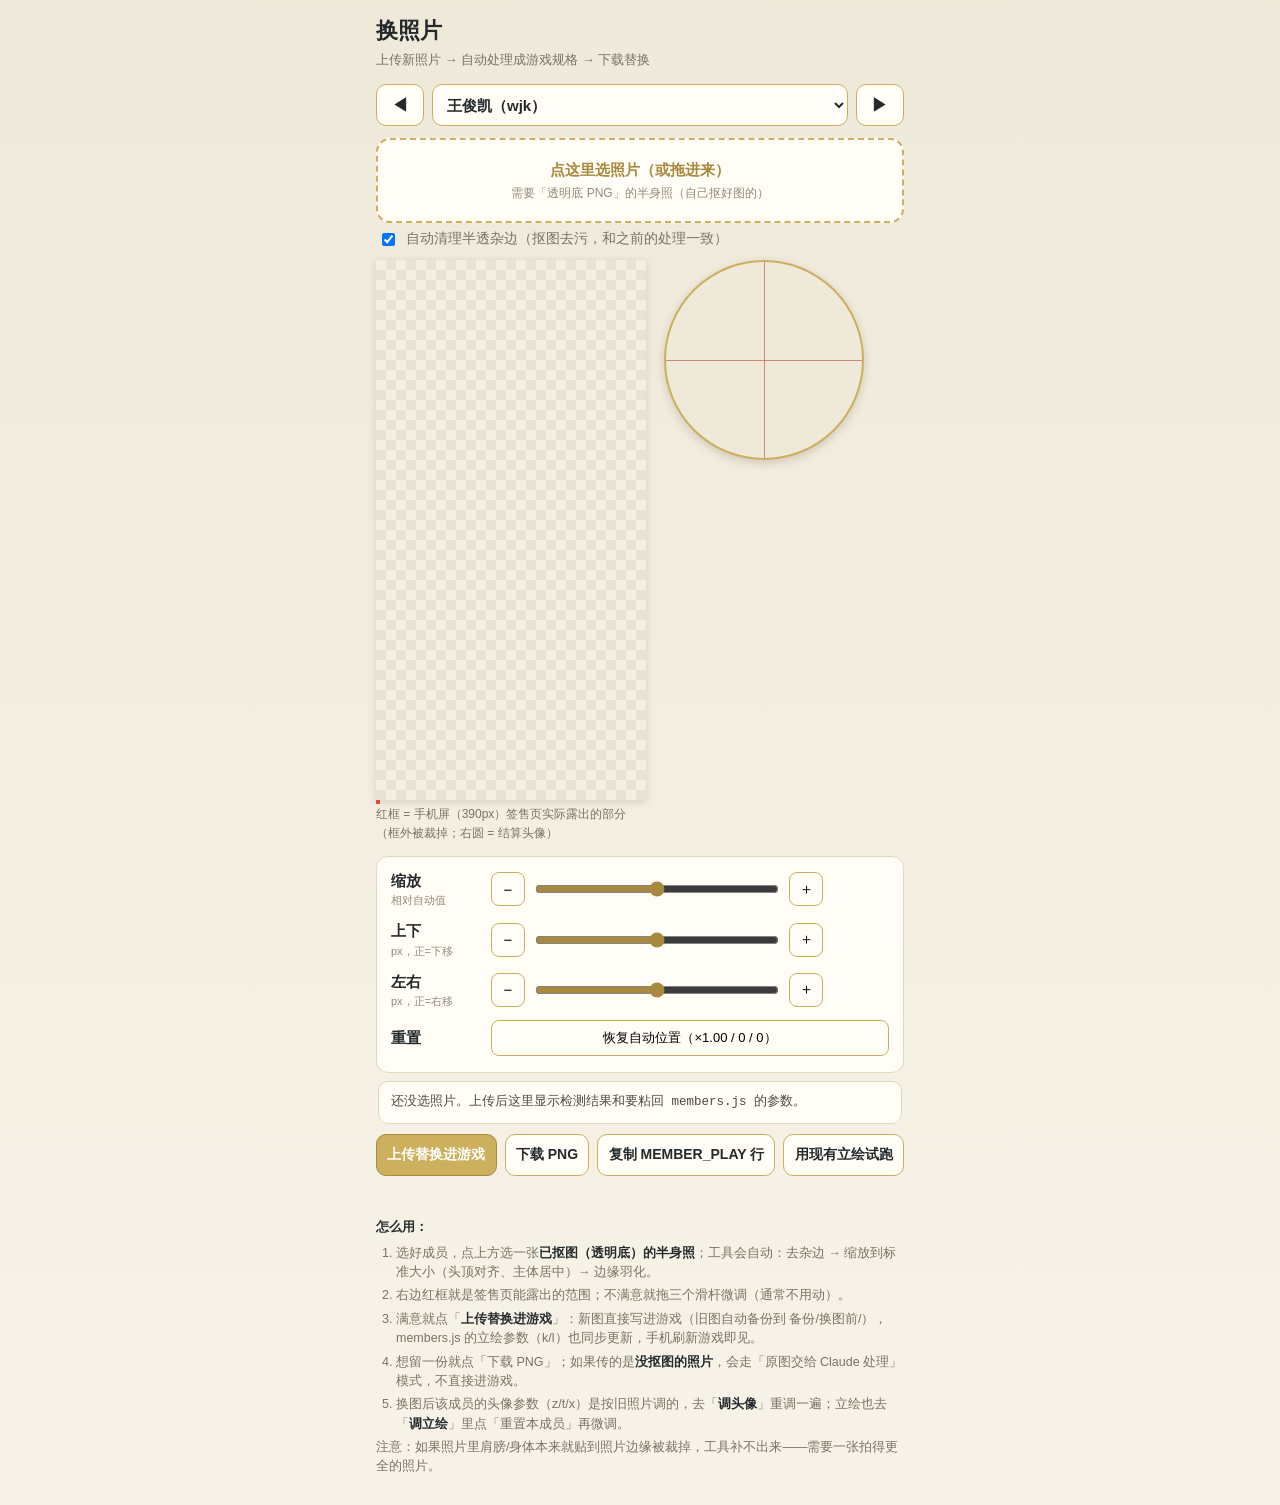
<file: tune-photo.html>
<!doctype html>
<html lang="zh-CN">
<head>
<meta charset="utf-8">
<meta name="viewport" content="width=device-width, initial-scale=1">
<title>换照片</title>
<meta http-equiv="refresh" content="0; url=./%E6%8D%A2%E7%85%A7%E7%89%87.html">
<style>
body { font: 16px/1.8 -apple-system, "PingFang SC", sans-serif; padding: 40px 24px; text-align: center; }
a { color: #a8893f; }
</style>
</head>
<body>
正在打开换照片工具…<br>
如果没跳转,点 <a href="./%E6%8D%A2%E7%85%A7%E7%89%87.html">这里</a>
</body>
</html>
</file>
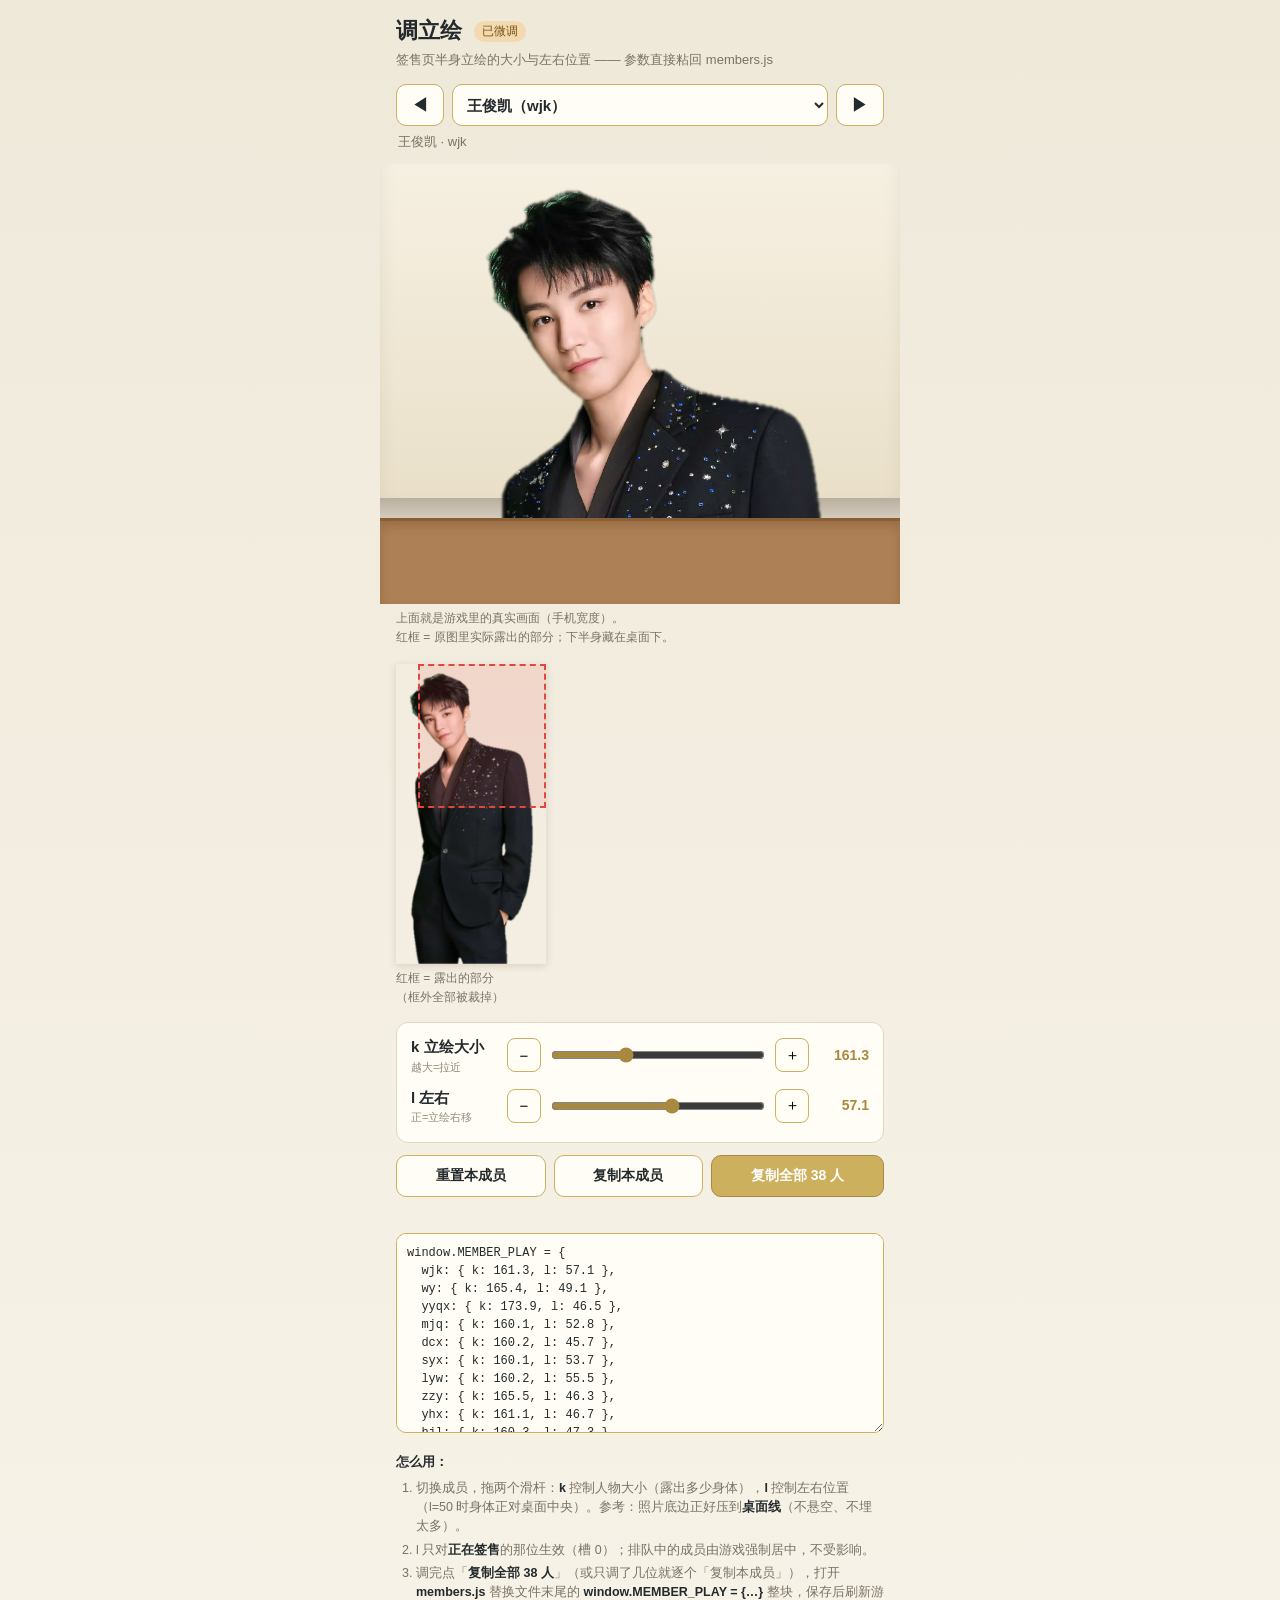
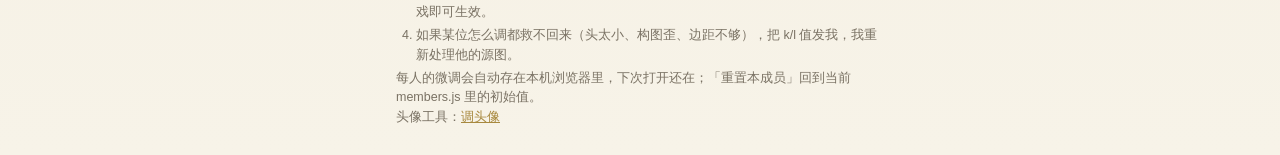
<file: tune-play.html>
<!doctype html>
<html lang="zh-CN">
<head>
<meta charset="utf-8">
<meta name="viewport" content="width=device-width, initial-scale=1">
<title>调立绘</title>
<meta http-equiv="refresh" content="0; url=./%E8%B0%83%E7%AB%8B%E7%BB%98.html">
<style>
body { font: 16px/1.8 -apple-system, "PingFang SC", sans-serif; padding: 40px 24px; text-align: center; }
a { color: #a8893f; }
</style>
</head>
<body>
正在打开调立绘工具…<br>
如果没跳转,点 <a href="./%E8%B0%83%E7%AB%8B%E7%BB%98.html">这里</a>
</body>
</html>
</file>
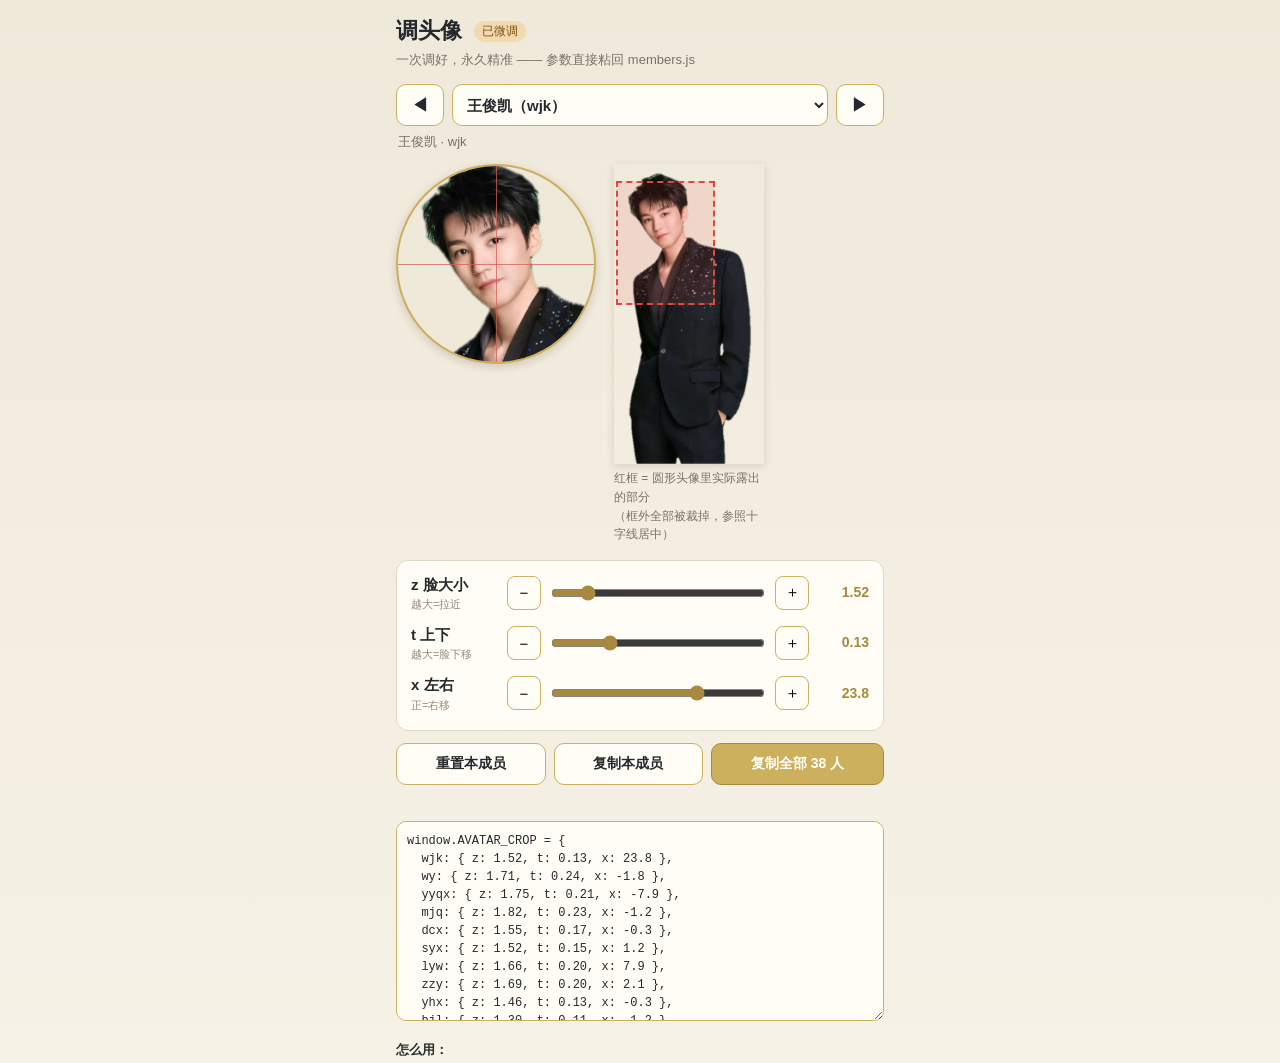
<file: tune.html>
<!doctype html>
<html lang="zh-CN">
<head>
<meta charset="utf-8">
<meta name="viewport" content="width=device-width, initial-scale=1">
<title>调头像</title>
<meta http-equiv="refresh" content="0; url=./%E8%B0%83%E5%A4%B4%E5%83%8F.html">
<style>
body { font: 16px/1.8 -apple-system, "PingFang SC", sans-serif; padding: 40px 24px; text-align: center; }
a { color: #a8893f; }
</style>
</head>
<body>
正在打开调头像工具…<br>
如果没跳转,点 <a href="./%E8%B0%83%E5%A4%B4%E5%83%8F.html">这里</a>
</body>
</html>
</file>
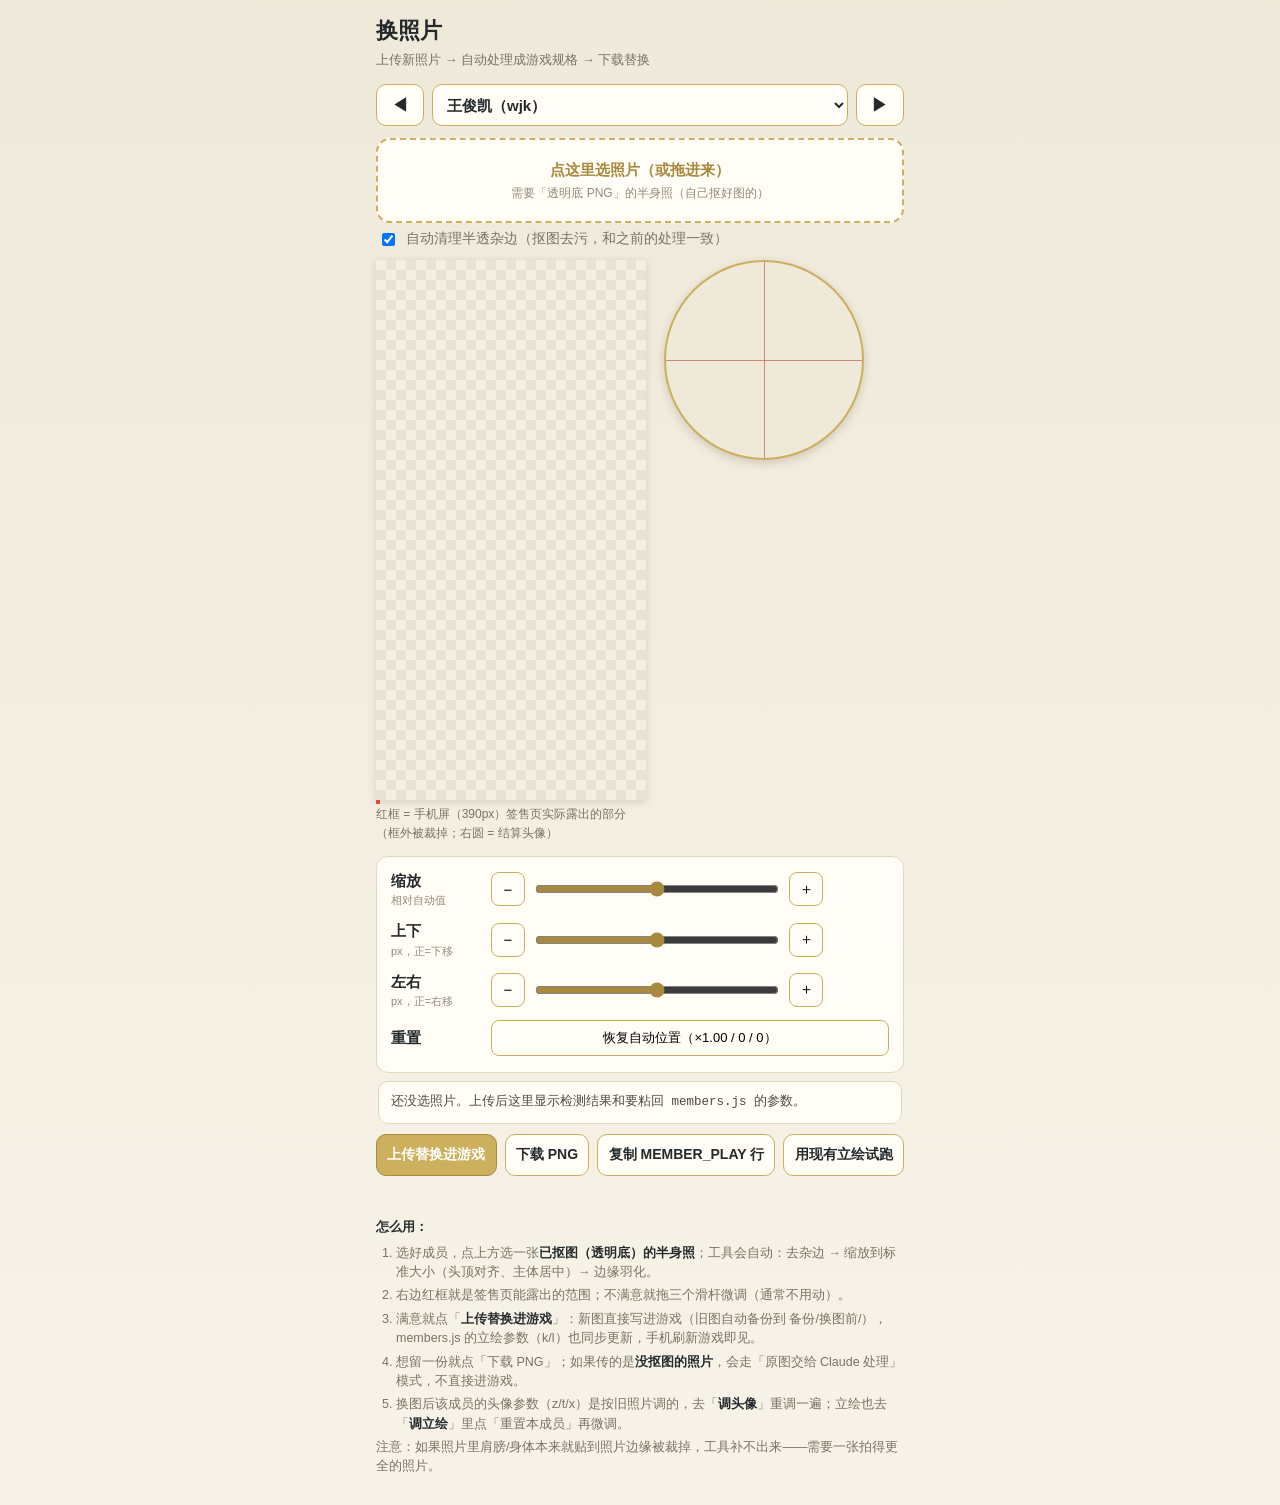
<file: 换照片.html>
<!doctype html>
<html lang="zh-CN">
<head>
<meta charset="utf-8">
<meta name="viewport" content="width=device-width, initial-scale=1, viewport-fit=cover">
<title>换照片 · 立绘处理工具</title>
<style>
:root { --ink:#242a2c; --paper:#f5efdf; --gold:#cdb05d; --gold-d:#a8893f; --red:#cf6155; }
* { box-sizing: border-box; }
html, body { margin: 0; padding: 0; }
body {
  background: linear-gradient(180deg, #efe9da, #f7f3e8);
  color: var(--ink);
  font: 15px/1.55 -apple-system, "PingFang SC", "Hiragino Sans GB", "Microsoft YaHei", sans-serif;
  padding: calc(14px + env(safe-area-inset-top, 0px)) 16px calc(28px + env(safe-area-inset-bottom, 0px));
  max-width: 560px;
  margin: 0 auto;
  -webkit-tap-highlight-color: transparent;
}
header h1 { font-size: 22px; margin: 0; display: inline-block; }
header .sub { margin: 2px 0 0; font-size: 13px; color: #7a7264; }

/* ── 成员切换 ── */
.nav { display: flex; gap: 8px; align-items: stretch; margin: 14px 0 6px; }
.nav button {
  flex: 0 0 48px; border: 1px solid var(--gold); background: #fffdf6; color: var(--ink);
  border-radius: 10px; font-size: 18px; padding: 8px 0; touch-action: manipulation;
}
.nav button:active { background: #f2e7c8; }
.nav select {
  flex: 1; min-width: 0; border: 1px solid var(--gold); background: #fffdf6; color: var(--ink);
  border-radius: 10px; font-size: 15px; padding: 8px 10px; font-weight: 600;
}

/* ── 上传区 ── */
.upzone {
  display: block; margin: 12px 0 4px; padding: 18px 12px; text-align: center;
  border: 2px dashed var(--gold); border-radius: 14px; background: #fffdf6;
  color: var(--gold-d); font-weight: 600; cursor: pointer;
}
.upzone.drag { background: #f2e7c8; }
.upzone small { display: block; font-weight: 400; font-size: 12px; color: #94897a; margin-top: 3px; }
.opt { display: flex; align-items: center; gap: 8px; margin: 6px 2px; font-size: 13.5px; color: #7a7264; }
#warn { display: none; margin: 8px 2px; padding: 8px 12px; border: 1px solid #e0483f;
  border-radius: 10px; background: #fbeae4; color: #a33a2f; font-size: 13.5px; }

/* ── 预览区 ── */
.previews { display: flex; gap: 18px; align-items: flex-start; flex-wrap: wrap; margin-top: 10px; }
.full-wrap { position: relative; flex-shrink: 0; }
.full-wrap canvas {
  display: block; width: 270px; height: 540px;
  background: repeating-conic-gradient(#e8e2d2 0 25%, #f4efe2 0 50%) 0 0/20px 20px;
  box-shadow: 0 2px 8px rgba(67,37,12,.15); border-radius: 4px;
}
.full-wrap .band {
  position: absolute; border: 2px dashed #e0483f; background: rgba(224,72,63,.13);
  pointer-events: none;
}
.cap { width: 270px; margin-top: 5px; font-size: 12px; color: #7a7264; }
.circle-wrap {
  position: relative; width: 200px; height: 200px; border-radius: 50%;
  overflow: hidden; border: 2px solid var(--gold); background: #efe9da;
  box-shadow: 0 3px 10px rgba(67,37,12,.18); flex-shrink: 0;
}
.circle-wrap img {
  position: absolute; left: 50%; top: 0; width: 100%; max-width: none; height: auto;
  transform: translateX(-50%); pointer-events: none;
}
.circle-wrap .hline, .circle-wrap .vline {
  position: absolute; background: rgba(207,97,85,.75); pointer-events: none; z-index: 3;
}
.circle-wrap .hline { left: 0; right: 0; top: 50%; height: 1px; }
.circle-wrap .vline { top: 0; bottom: 0; left: 50%; width: 1px; }

/* ── 滑杆 ── */
.sliders { margin: 14px 0 8px; border: 1px solid #e2d8bf; border-radius: 12px; background: #fffdf6; padding: 12px 14px 6px; }
.row { display: flex; align-items: center; gap: 8px; margin-bottom: 10px; }
.row .lab { flex: 0 0 92px; font-weight: 600; }
.row .lab small { display: block; font-weight: 400; font-size: 11px; color: #94897a; }
.row .nudge {
  flex: 0 0 34px; height: 34px; border: 1px solid var(--gold); background: #fffdf6;
  border-radius: 8px; font-size: 15px; padding: 0; touch-action: manipulation;
}
.row .nudge:active { background: #f2e7c8; }
.row input[type=range] { flex: 1; min-width: 0; accent-color: var(--gold-d); }
.row b { flex: 0 0 58px; text-align: right; font-variant-numeric: tabular-nums; font-size: 14px; color: var(--gold-d); }

/* ── 信息与按钮 ── */
#info {
  margin: 8px 2px; padding: 10px 12px; border: 1px solid #e2d8bf; border-radius: 10px;
  background: #fffdf6; font: 12.5px/1.7 ui-monospace, Menlo, Consolas, monospace; color: #4c4a42;
  white-space: pre-wrap;
}
.btns { display: flex; gap: 8px; flex-wrap: wrap; margin: 10px 0; }
.btns button {
  flex: 1 1 auto; border: 1px solid var(--gold); background: #fffdf6; color: var(--ink);
  border-radius: 10px; padding: 11px 10px; font-size: 14px; font-weight: 600; touch-action: manipulation;
}
.btns button:active { background: #f2e7c8; }
.btns button.primary { background: var(--gold); color: #fff; border-color: var(--gold-d); }
.btns button.primary:active { background: var(--gold-d); }
#msg { min-height: 20px; font-size: 13px; color: #3aa876; margin: 2px 2px; }
footer { margin-top: 12px; font-size: 12.5px; color: #7a7264; }
footer b { color: var(--ink); }
footer ol { margin: 6px 0 0; padding-left: 20px; }
footer li { margin-bottom: 4px; }
</style>
</head>
<body>
<header>
  <h1>换照片</h1>
  <p class="sub">上传新照片 → 自动处理成游戏规格 → 下载替换</p>
</header>

<div class="nav">
  <button id="prev" aria-label="上一个">◀</button>
  <select id="sel"></select>
  <button id="next" aria-label="下一个">▶</button>
</div>

<label class="upzone" id="upzone">
  点这里选照片（或拖进来）
  <input type="file" id="file" accept="image/*" hidden>
  <small>需要「透明底 PNG」的半身照（自己抠好图的）</small>
</label>
<div class="opt">
  <input type="checkbox" id="decont" checked>
  <label for="decont">自动清理半透杂边（抠图去污，和之前的处理一致）</label>
</div>
<div id="warn"></div>

<div class="previews">
  <div class="full-wrap">
    <canvas id="fullC" width="700" height="1400"></canvas>
    <div class="band" id="band"></div>
    <div class="cap">红框 = 手机屏（390px）签售页实际露出的部分<br>（框外被裁掉；右圆 = 结算头像）</div>
  </div>
  <div class="circle-wrap" id="circle">
    <div class="hline"></div><div class="vline"></div>
    <img id="cimg" alt="">
  </div>
</div>

<div class="sliders">
  <div class="row">
    <span class="lab">缩放<small>相对自动值</small></span>
    <button class="nudge" data-k="us" data-d="-0.01">−</button>
    <input type="range" id="us" min="0.6" max="1.6" step="0.01">
    <button class="nudge" data-k="us" data-d="0.01">＋</button>
    <b id="usv"></b>
  </div>
  <div class="row">
    <span class="lab">上下<small>px，正=下移</small></span>
    <button class="nudge" data-k="uy" data-d="-5">−</button>
    <input type="range" id="uy" min="-250" max="250" step="1">
    <button class="nudge" data-k="uy" data-d="5">＋</button>
    <b id="uyv"></b>
  </div>
  <div class="row">
    <span class="lab">左右<small>px，正=右移</small></span>
    <button class="nudge" data-k="ux" data-d="-5">−</button>
    <input type="range" id="ux" min="-250" max="250" step="1">
    <button class="nudge" data-k="ux" data-d="5">＋</button>
    <b id="uxv"></b>
  </div>
  <div class="row">
    <span class="lab">重置</span>
    <button id="resetPos" style="flex:1;border:1px solid var(--gold);background:#fffdf6;border-radius:8px;padding:8px;font-size:13px;touch-action:manipulation">恢复自动位置（×1.00 / 0 / 0）</button>
  </div>
</div>

<div id="info">还没选照片。上传后这里显示检测结果和要粘回 members.js 的参数。</div>

<div class="btns">
  <button id="upload" class="primary">上传替换进游戏</button>
  <button id="download">下载 PNG</button>
  <button id="copyPlay">复制 MEMBER_PLAY 行</button>
  <button id="tryOld">用现有立绘试跑</button>
</div>
<div id="msg"></div>

<footer>
  <b>怎么用：</b>
  <ol>
    <li>选好成员，点上方选一张<b>已抠图（透明底）的半身照</b>；工具会自动：去杂边 → 缩放到标准大小（头顶对齐、主体居中）→ 边缘羽化。</li>
    <li>右边红框就是签售页能露出的范围；不满意就拖三个滑杆微调（通常不用动）。</li>
    <li>满意就点「<b>上传替换进游戏</b>」：新图直接写进游戏（旧图自动备份到 备份/换图前/），members.js 的立绘参数（k/l）也同步更新，手机刷新游戏即见。</li>
    <li>想留一份就点「下载 PNG」；如果传的是<b>没抠图的照片</b>，会走「原图交给 Claude 处理」模式，不直接进游戏。</li>
    <li>换图后该成员的头像参数（z/t/x）是按旧照片调的，去「<b>调头像</b>」重调一遍；立绘也去「<b>调立绘</b>」里点「重置本成员」再微调。</li>
  </ol>
  注意：如果照片里肩膀/身体本来就贴到照片边缘被裁掉，工具补不出来——需要一张拍得更全的照片。
</footer>

<script src="members.js"></script>
<script>
(function () {
  'use strict';
  var MEMBERS = window.MEMBERS || [];
  var GROUPS = window.MEMBER_GROUPS || [];
  var CROP = window.AVATAR_CROP || {};

  var idx = 0;
  var srcImg = null, srcW = 0, srcH = 0;
  var auto = null;              // 检测结果
  var uScale = 1, uDy = 0, uDx = 0;
  var out = null;               // {k,l,screenHead,headWc,bottomC,...}
  var busy = false;
  var curFile = null;           // 本次上传的原始文件
  var uploading = false;

  var workC = document.createElement('canvas');
  var fullC = document.getElementById('fullC');
  var fctx = fullC.getContext('2d');
  var band = document.getElementById('band');
  var cimg = document.getElementById('cimg');
  var infoEl = document.getElementById('info');
  var msgEl = document.getElementById('msg');
  var warnEl = document.getElementById('warn');
  var rUS = document.getElementById('us'), rUY = document.getElementById('uy'), rUX = document.getElementById('ux');

  /* ── 成员切换 ── */
  var sel = document.getElementById('sel');
  GROUPS.forEach(function (g) {
    var og = document.createElement('optgroup');
    og.label = g.name;
    MEMBERS.forEach(function (m, i) {
      if (m.group !== g.id) return;
      var o = document.createElement('option');
      o.value = i;
      o.textContent = m.name + '（' + m.id + '）';
      og.appendChild(o);
    });
    sel.appendChild(og);
  });
  function member() { return MEMBERS[idx]; }
  sel.addEventListener('change', function () { idx = +sel.value; applyCrop(); });
  document.getElementById('prev').addEventListener('click', function () { idx = (idx - 1 + MEMBERS.length) % MEMBERS.length; sel.value = String(idx); applyCrop(); });
  document.getElementById('next').addEventListener('click', function () { idx = (idx + 1) % MEMBERS.length; sel.value = String(idx); applyCrop(); });

  function applyCrop() {
    var c = CROP[member().id] || { z: 1.9, t: 0.02, x: 0 };
    cimg.style.width = (c.z * 100) + '%';
    cimg.style.top = (-c.t * 100) + '%';
    cimg.style.left = 'calc(50% + ' + c.x + '%)';
  }
  applyCrop();

  /* ── 上传 ── */
  var upzone = document.getElementById('upzone');
  var fileInput = document.getElementById('file');
  upzone.addEventListener('click', function (e) { if (e.target !== fileInput) fileInput.click(); });
  fileInput.addEventListener('change', function () { if (fileInput.files[0]) loadFile(fileInput.files[0]); });
  ['dragover', 'dragenter'].forEach(function (t) {
    upzone.addEventListener(t, function (e) { e.preventDefault(); upzone.classList.add('drag'); });
  });
  ['dragleave', 'drop'].forEach(function (t) {
    upzone.addEventListener(t, function (e) { e.preventDefault(); upzone.classList.remove('drag'); });
  });
  upzone.addEventListener('drop', function (e) {
    var f = e.dataTransfer && e.dataTransfer.files && e.dataTransfer.files[0];
    if (f) loadFile(f);
  });
  document.getElementById('tryOld').addEventListener('click', function () {
    setMsg('载入现有立绘中…');
    fetch('assets/members/' + member().id + '.png?v=20261110h')
      .then(function (r) { if (!r.ok) throw 0; return r.blob(); })
      .then(function (b) { loadFile(b); })
      .catch(function () { setMsg('载入失败：找不到 ' + member().id + ' 的现有立绘'); });
  });

  function loadFile(file) {
    if (busy) return;
    curFile = file;
    var url = URL.createObjectURL(file);
    var im = new Image();
    im.onload = function () {
      URL.revokeObjectURL(url);
      setMsg('检测处理中…');
      busy = true;
      setTimeout(function () {
        try {
          prep(im);
          setMsg('完成：' + file.name || member().id);
        } catch (err) {
          setMsg('处理出错：' + err.message);
        }
        busy = false;
      }, 30);
    };
    im.onerror = function () { URL.revokeObjectURL(url); setMsg('这张图读不出来，换个文件试试'); };
    im.src = url;
  }

  /* ── 处理流水线（与之前的 Python 管线一致） ── */
  function prep(im) {
    var maxDim = 2600;
    var sw = im.naturalWidth, sh = im.naturalHeight;
    var pre = Math.min(1, maxDim / Math.max(sw, sh));
    workC.width = Math.max(1, Math.round(sw * pre));
    workC.height = Math.max(1, Math.round(sh * pre));
    var wctx = workC.getContext('2d');
    wctx.imageSmoothingEnabled = true; wctx.imageSmoothingQuality = 'high';
    wctx.drawImage(im, 0, 0, workC.width, workC.height);
    var d = wctx.getImageData(0, 0, workC.width, workC.height);
    var W = workC.width, H = workC.height;

    var hasAlpha = false;
    for (var p = 0; p < W * H; p++) if (d.data[p * 4 + 3] < 250) { hasAlpha = true; break; }
    warn(hasAlpha ? '' : '这张照片没有透明底。游戏立绘需要透明底 PNG，请先抠图（也可以继续看效果，但会是一个整块矩形）。');

    if (hasAlpha && document.getElementById('decont').checked) decontaminate(d, W, H);

    /* 检测：行剖面 → 头顶 → 真实头宽走查 → 主体框 */
    var lo = new Int32Array(H), hi = new Int32Array(H);
    for (var y = 0; y < H; y++) {
      var l = -1, r = -1, base = y * W;
      for (var x = 0; x < W; x++) if (d.data[(base + x) * 4 + 3] >= 30) { l = x; break; }
      for (x = W - 1; x >= 0; x--) if (d.data[(base + x) * 4 + 3] >= 30) { r = x; break; }
      lo[y] = l; hi[y] = r;
    }
    var headTop = -1;
    for (y = 0; y < H; y++) if (hi[y] >= 0 && hi[y] - lo[y] + 1 >= 8) { headTop = y; break; }
    if (headTop < 0) throw new Error('图上找不到主体');
    var headW = 0, chin = headTop, drops = 0;
    for (y = headTop; y < Math.min(H, headTop + 900); y++) {
      var w = hi[y] >= 0 ? hi[y] - lo[y] + 1 : 0;
      if (w > headW) { headW = w; drops = 0; }
      else if (headW >= 100 && w < 0.72 * headW) {
        drops++;
        if (drops >= 2) { chin = y; break; }
      } else drops = 0;
    }
    var x0 = W, x1 = -1, y0 = H, y1 = -1;
    for (y = 0; y < H; y++) if (hi[y] >= 0) {
      if (y < y0) y0 = y;
      if (y > y1) y1 = y;
      if (lo[y] < x0) x0 = lo[y];
      if (hi[y] > x1) x1 = hi[y];
    }
    if (headW < 60) throw new Error('头宽检测失败（' + Math.round(headW) + 'px），试试更清晰、头顶完整的照片');

    auto = {
      headTop: headTop, headW: headW, chin: chin,
      x0: x0, x1: x1, y0: y0, y1: y1,
      s: Math.min(280 / headW, 700 / (x1 - x0 + 1)),
      hasAlpha: hasAlpha
    };
    srcImg = workC; srcW = W; srcH = H;
    paint();
  }

  /* 半透杂边去污：半透像素染成最近实心颜色（保 alpha），孤立半透岛清零 */
  function decontaminate(d, W, H) {
    var semi = new Uint8Array(W * H);
    var nSemi = 0;
    for (var p = 0; p < W * H; p++) {
      var a = d.data[p * 4 + 3];
      if (a > 0 && a < 250) { semi[p] = 1; nSemi++; }
      else if (a >= 250) semi[p] = 2;
    }
    if (nSemi === 0) return;
    var visited = new Uint8Array(W * H);
    var q = new Int32Array(W * H);
    for (p = 0; p < W * H; p++) {
      if (semi[p] !== 1 || visited[p]) continue;
      var qh = 0, qt = 0; q[qt++] = p; visited[p] = 1;
      var nearSolid = false;
      while (qh < qt) {
        var c = q[qh++];
        var x = c % W, y = (c / W) | 0;
        var nbs = [c - 1, c + 1, c - W, c + W];
        for (var i = 0; i < 4; i++) {
          var n = nbs[i];
          if (n < 0 || n >= W * H) continue;
          if (i === 0 && x === 0) continue;
          if (i === 1 && x === W - 1) continue;
          if (semi[n] === 2) { nearSolid = true; }
          else if (semi[n] === 1 && !visited[n]) { visited[n] = 1; q[qt++] = n; }
        }
      }
      if (!nearSolid) {
        for (i = 0; i < qt; i++) d.data[q[i] * 4 + 3] = 0;
      } else {
        for (i = 0; i < qt; i++) {
          var cc = q[i], cx = cc % W, cy = (cc / W) | 0;
          var col = nearestSolid(d, semi, cx, cy, W, H, 8);
          d.data[cc * 4] = col[0]; d.data[cc * 4 + 1] = col[1]; d.data[cc * 4 + 2] = col[2];
        }
      }
    }
  }
  function nearestSolid(d, semi, x, y, W, H, depth) {
    var fall = [d.data[(y * W + x) * 4], d.data[(y * W + x) * 4 + 1], d.data[(y * W + x) * 4 + 2]];
    for (var r = 1; r <= depth; r++) {
      for (var dx = -r; dx <= r; dx++) {
        for (var dy = -r; dy <= r; dy++) {
          if (Math.max(Math.abs(dx), Math.abs(dy)) !== r) continue;
          var nx = x + dx, ny = y + dy;
          if (nx < 0 || ny < 0 || nx >= W || ny >= H) continue;
          if (semi[ny * W + nx] === 2) {
            var o = (ny * W + nx) * 4;
            return [d.data[o], d.data[o + 1], d.data[o + 2]];
          }
        }
      }
    }
    return fall;
  }

  /* 羽化：只对 alpha 通道 MinFilter(3) + GaussianBlur(1.2)，不碰颜色 */
  var GK = [0.0060, 0.0606, 0.2417, 0.3829, 0.2417, 0.0606, 0.0060];
  function feather(d, W, H) {
    var a = new Float32Array(W * H), t = new Float32Array(W * H);
    for (var p = 0; p < W * H; p++) a[p] = d.data[p * 4 + 3];
    /* 3×3 min：先横后竖 */
    for (var y = 0; y < H; y++) {
      var row = y * W;
      for (var x = 0; x < W; x++) {
        var m = 255;
        for (var dx = -1; dx <= 1; dx++) {
          var xx = x + dx; if (xx < 0) xx = 0; else if (xx >= W) xx = W - 1;
          var v = a[row + xx]; if (v < m) m = v;
        }
        t[row + x] = m;
      }
    }
    for (x = 0; x < W; x++) {
      for (y = 0; y < H; y++) {
        m = 255;
        for (var dy = -1; dy <= 1; dy++) {
          var yy = y + dy; if (yy < 0) yy = 0; else if (yy >= H) yy = H - 1;
          v = t[yy * W + x]; if (v < m) m = v;
        }
        a[y * W + x] = m;
      }
    }
    /* 高斯 1.2：先横后竖 */
    for (y = 0; y < H; y++) {
      var row2 = y * W;
      for (x = 0; x < W; x++) {
        var s = 0;
        for (var j = -3; j <= 3; j++) {
          var xx2 = x + j; if (xx2 < 0) xx2 = 0; else if (xx2 >= W) xx2 = W - 1;
          s += GK[j + 3] * a[row2 + xx2];
        }
        t[row2 + x] = s;
      }
    }
    for (x = 0; x < W; x++) {
      for (y = 0; y < H; y++) {
        s = 0;
        for (j = -3; j <= 3; j++) {
          var yy2 = y + j; if (yy2 < 0) yy2 = 0; else if (yy2 >= H) yy2 = H - 1;
          s += GK[j + 3] * t[yy2 * W + x];
        }
        d.data[(y * W + x) * 4 + 3] = s < 0 ? 0 : (s > 255 ? 255 : s);
      }
    }
  }

  /* ── 合成 + 输出参数 ── */
  function paint() {
    if (!auto) return;
    var s2 = auto.s * uScale;
    var dx = 350 - ((auto.x0 + auto.x1) / 2) * s2 + uDx;
    var dy = 42 - auto.headTop * s2 + uDy;
    fctx.clearRect(0, 0, 700, 1400);
    fctx.imageSmoothingEnabled = true; fctx.imageSmoothingQuality = 'high';
    fctx.drawImage(srcImg, dx, dy, srcW * s2, srcH * s2);
    var d = fctx.getImageData(0, 0, 700, 1400);
    if (auto.hasAlpha) feather(d, 700, 1400);
    fctx.putImageData(d, 0, 0);

    /* 输出参数（同 MEMBER_PLAY 公式） */
    var headWc = auto.headW * s2;
    /* 主体底部（羽化后重新量） */
    var bottomC = 0;
    for (var y = 0; y < 1400; y++) {
      for (var x = 0; x < 700; x++) {
        if (d.data[(y * 700 + x) * 4 + 3] >= 30) { bottomC = y; break; }
      }
      if (bottomC === y) continue;
    }
    bottomC = Math.max(bottomC, 100);
    var k = Math.max(170 * 260 / headWc, 95172 / bottomC);
    /* 身体中心（可见主体每行中心平均）→ 人物站桌面中央：l = 50 + k×(0.5 − 中心分数) */
    var cSum = 0, cN = 0;
    for (y = 42; y <= bottomC && y < 1400; y++) {
      var l0 = -1, r0 = -1;
      for (x = 0; x < 700; x++) if (d.data[(y * 700 + x) * 4 + 3] >= 30) { l0 = x; break; }
      if (l0 < 0) continue;
      for (x = 699; x >= 0; x--) if (d.data[(y * 700 + x) * 4 + 3] >= 30) { r0 = x; break; }
      cSum += (l0 + r0) / 2; cN++;
    }
    var centerFrac = cN ? cSum / cN / 700 : 0.5;
    var l = 50 + k * (0.5 - centerFrac);
    var screenHead = headWc * k / 170;
    out = { k: k, l: l, screenHead: screenHead, headWc: headWc, bottomC: bottomC, s2: s2, centerFrac: centerFrac };

    /* 红框（签售可见带，按 390px 手机屏换算）：窗口 = [0,390]×[0,盒高]，
       盒在中央，图片左缘 = (390−盒宽)/2 + l%×盒宽 − 图宽/2 */
    var boxW = Math.min(0.52 * 390, 260);
    var imgW2 = k / 100 * boxW;
    var imgL2 = (390 - boxW) / 2 + l / 100 * boxW - imgW2 / 2;
    var bl = Math.max(0, Math.min(1, (0 - imgL2) / imgW2));
    var br = Math.max(0, Math.min(1, (390 - imgL2) / imgW2));
    band.style.left = (bl * 100) + '%';
    band.style.width = Math.max(0, (br - bl) * 100) + '%';
    band.style.top = '0';
    band.style.height = ((95172 / k) / 1400 * 100) + '%';

    /* 头像预览 */
    cimg.src = fullC.toDataURL('image/png');

    var okHead = screenHead >= 253;
    infoEl.textContent =
      '检测：头宽 ' + Math.round(auto.headW) + 'px · 主体宽 ' + (auto.x1 - auto.x0 + 1) +
      'px · 自动缩放 s=' + auto.s.toFixed(3) + ' → 实际 ×' + uScale.toFixed(2) + '=' + s2.toFixed(3) + '\n' +
      '输出：' + member().id + ': { k: ' + k.toFixed(1) + ', l: ' + l.toFixed(1) + ' }' + '\n' +
      '屏上头宽 ' + screenHead.toFixed(0) + 'px（目标 260）' + (okHead ? ' ✓' : ' ✗ 照片太短够不到桌沿，只能显小');

    var atL = auto.x0 <= 1, atR = auto.x1 >= srcW - 2;
    warn2((atL || atR) ? '注意：照片里主体' + (atL && atR ? '左右两边' : (atL ? '左边' : '右边')) +
      '贴到了照片边缘——肩膀被照片本身裁掉了，工具补不出来，需要一张拍得更全的照片。' : '');

    if (location.hash === '#test') {
      document.title = 'TEST:PASS:' + member().id + ':k=' + k.toFixed(1);
    }
  }

  var warnText = '', warnText2 = '';
  function warn(s) { warnText = s; warnEl.textContent = warnText + (warnText2 ? '\n' + warnText2 : ''); warnEl.style.display = (warnText || warnText2) ? 'block' : 'none'; }
  function warn2(s) { warnText2 = s; warnEl.textContent = warnText + (warnText2 ? '\n' + warnText2 : ''); warnEl.style.display = (warnText || warnText2) ? 'block' : 'none'; }

  /* ── 滑杆 ── */
  function paintSoon() { if (paintSoon._r) return; paintSoon._r = requestAnimationFrame(function () { paintSoon._r = 0; paint(); }); }
  function setU(k, v) {
    if (k === 'us') { uScale = Math.max(0.6, Math.min(1.6, v)); rUS.value = uScale; document.getElementById('usv').textContent = '×' + uScale.toFixed(2); }
    if (k === 'uy') { uDy = Math.max(-250, Math.min(250, v)); rUY.value = uDy; document.getElementById('uyv').textContent = uDy; }
    if (k === 'ux') { uDx = Math.max(-250, Math.min(250, v)); rUX.value = uDx; document.getElementById('uxv').textContent = uDx; }
    paintSoon();
  }
  rUS.addEventListener('input', function () { setU('us', +rUS.value); });
  rUY.addEventListener('input', function () { setU('uy', +rUY.value); });
  rUX.addEventListener('input', function () { setU('ux', +rUX.value); });
  document.querySelectorAll('.nudge').forEach(function (b) {
    b.addEventListener('click', function () {
      var k = b.getAttribute('data-k');
      setU(k, { us: uScale, uy: uDy, ux: uDx }[k] + parseFloat(b.getAttribute('data-d')));
    });
  });
  document.getElementById('resetPos').addEventListener('click', function () { setU('us', 1); setU('uy', 0); setU('ux', 0); });
  document.getElementById('decont').addEventListener('change', function () {
    if (srcImg && auto) {
      /* 重新走一遍管线（原图还在 workC 上……重新从 auto 原图处理太复杂，这里直接提示重传） */
      setMsg('杂边开关只在重新上传照片后生效，再传一次即可');
    }
  });

  /* ── 输出 ── */
  function copy(txt, okMsg) {
    var done = function (ok) { setMsg(ok ? okMsg : '自动复制失败，请长按上面参数手动复制'); };
    if (navigator.clipboard && navigator.clipboard.writeText) {
      navigator.clipboard.writeText(txt).then(function () { done(true); }, function () { done(false); });
    } else done(false);
  }
  document.getElementById('copyPlay').addEventListener('click', function () {
    if (!out) { setMsg('先传照片'); return; }
    copy('  ' + member().id + ': { k: ' + out.k.toFixed(1) + ', l: ' + out.l.toFixed(1) + ' },',
      '已复制 ' + member().name + ' 的 MEMBER_PLAY 行');
  });
  document.getElementById('download').addEventListener('click', function () {
    if (!out) { setMsg('先传照片'); return; }
    fullC.toBlob(function (b) {
      if (!b) { setMsg('生成失败，换个浏览器试试'); return; }
      var url = URL.createObjectURL(b);
      var a = document.createElement('a');
      a.href = url; a.download = member().id + '.png';
      document.body.appendChild(a); a.click();
      setTimeout(function () { URL.revokeObjectURL(url); a.remove(); }, 3000);
      setMsg('开始下载 ' + member().id + '.png（没反应就长按左图保存）');
    }, 'image/png');
  });

  function setMsg(s) { msgEl.textContent = s; }

  /* ── 上传：已抠图 → 处理结果直接替换进游戏（旧图备份，members.js k/l 同步）；
        没抠图 → 原图传到 待处理/ 交给 Claude ── */
  function uploadResult() {
    if (!out || uploading) return;
    var raw = !(auto && auto.hasAlpha);
    var m = member();
    if (location.hash !== '#test' && !confirm(raw
      ? '这张照片没有透明底，会上传原图给 Claude 处理（不会直接进游戏），继续？'
      : '把「' + m.name + '」的新立绘替换进游戏？\n旧图会自动备份，members.js 的参数同步更新。')) return;
    uploading = true;
    setMsg('上传中…');
    var qs = 'upload?member=' + encodeURIComponent(m.id)
      + (raw ? '&raw=1' : '&k=' + out.k.toFixed(1) + '&l=' + out.l.toFixed(1));
    var name = curFile && curFile.name ? curFile.name : (m.id + '.png');
    var send = function (blob) {
      fetch(qs, { method: 'POST', body: blob, headers: { 'X-File-Name': encodeURIComponent(name) } })
        .then(function (r) { if (!r.ok) throw new Error('HTTP ' + r.status); return r.json(); })
        .then(function (j) {
          uploading = false;
          setMsg(raw
            ? '原图已上传（待处理/' + j.file + '），告诉 Claude 来处理它。'
            : '已替换进游戏（' + j.file + '），旧图已备份。' + (j.patched ? '立绘参数 k/l 已同步更新' : '但 members.js 没自动更新，请把上面参数发给 Claude') + '；刷新游戏看效果。');
        })
        .catch(function (e) { uploading = false; setMsg('上传失败：' + e.message); });
    };
    if (raw) {
      send(curFile);
    } else {
      fullC.toBlob(send, 'image/png');
    }
  }
  document.getElementById('upload').addEventListener('click', uploadResult);

  /* 无头自测：#test 载入现有立绘跑通管线 → 上传 __selftest__ 验证服务器写盘 */
  if (location.hash === '#test') {
    fetch('assets/members/dcx.png?v=20261110h')
      .then(function (r) { if (!r.ok) throw new Error('fetch dcx ' + r.status); return r.blob(); })
      .then(function (b) { loadFile(b); })
      .then(function () {
        var tries = 0;
        (function wait() {
          if (out) {
            fullC.toBlob(function (b2) {
              fetch('upload?member=__selftest__', { method: 'POST', body: b2 })
                .then(function (r) { return r.json(); })
                .then(function (j) {
                  document.title = 'TEST:' + (j && j.ok ? 'PASS' : 'FAIL') + ':' + (j && j.file) + ':k=' + out.k.toFixed(1);
                })
                .catch(function (e) { document.title = 'TEST:FAIL:upload:' + e.message; });
            }, 'image/png');
          } else if (++tries > 400) {
            document.title = 'TEST:FAIL:timeout:' + msgEl.textContent;
          } else setTimeout(wait, 150);
        })();
      })
      .catch(function (e) { document.title = 'TEST:FAIL:chain:' + e.message; });
  }
})();
</script>
</body>
</html>
</file>
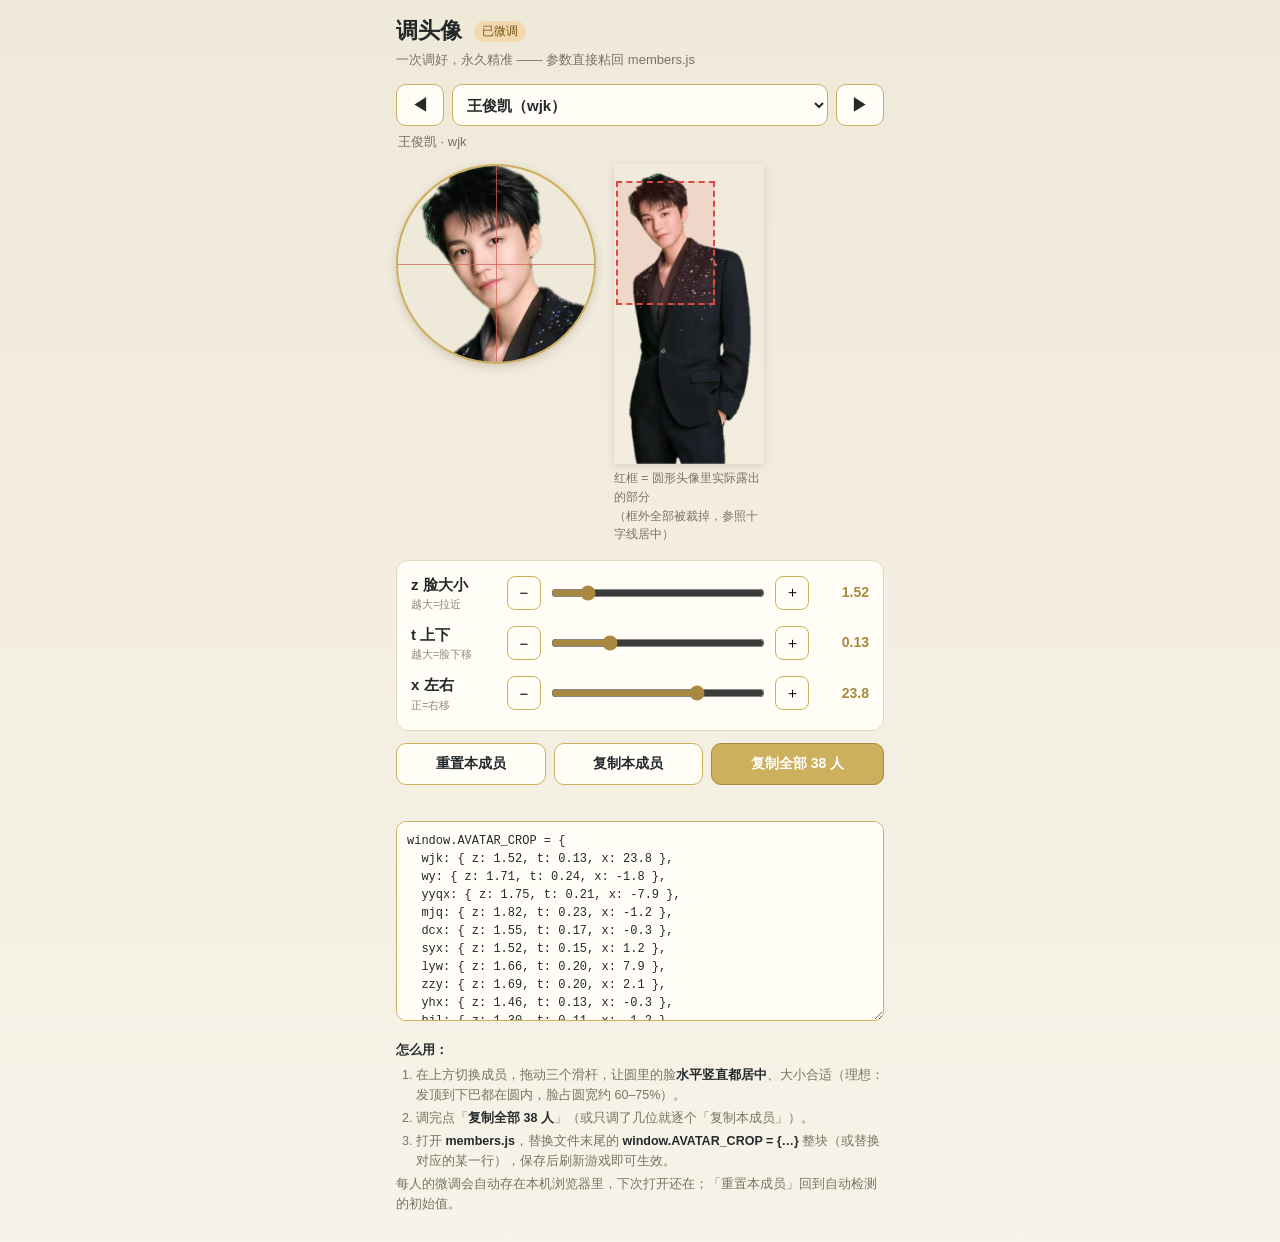
<file: 调头像.html>
<!doctype html>
<html lang="zh-CN">
<head>
<meta charset="utf-8">
<meta name="viewport" content="width=device-width, initial-scale=1, viewport-fit=cover">
<title>调头像 · 签售头像微调工具</title>
<style>
:root { --ink:#242a2c; --paper:#f5efdf; --gold:#cdb05d; --gold-d:#a8893f; --red:#cf6155; }
* { box-sizing: border-box; }
html, body { margin: 0; padding: 0; }
body {
  background: linear-gradient(180deg, #efe9da, #f7f3e8);
  color: var(--ink);
  font: 15px/1.55 -apple-system, "PingFang SC", "Hiragino Sans GB", "Microsoft YaHei", sans-serif;
  padding: calc(14px + env(safe-area-inset-top, 0px)) 16px calc(28px + env(safe-area-inset-bottom, 0px));
  max-width: 520px;
  margin: 0 auto;
  -webkit-tap-highlight-color: transparent;
}
header h1 { font-size: 22px; margin: 0; display: inline-block; }
header .sub { margin: 2px 0 0; font-size: 13px; color: #7a7264; }
.badge { display: inline-block; margin-left: 8px; padding: 1px 8px; border-radius: 999px;
  background: #f2d9b0; color: #7a5410; font-size: 12px; vertical-align: 3px; }

/* ── 成员切换 ── */
.nav { display: flex; gap: 8px; align-items: stretch; margin: 14px 0 6px; }
.nav button {
  flex: 0 0 48px; border: 1px solid var(--gold); background: #fffdf6; color: var(--ink);
  border-radius: 10px; font-size: 18px; padding: 8px 0; touch-action: manipulation;
}
.nav button:active { background: #f2e7c8; }
.nav select {
  flex: 1; min-width: 0; border: 1px solid var(--gold); background: #fffdf6; color: var(--ink);
  border-radius: 10px; font-size: 15px; padding: 8px 10px; font-weight: 600;
}
#mname { margin: 2px 2px 12px; font-size: 13px; color: #7a7264; }

/* ── 预览区：游戏里最终效果 + 原图取景框 ── */
.previews { display: flex; gap: 18px; align-items: flex-start; flex-wrap: wrap; }
.circle-wrap {
  position: relative; width: 200px; height: 200px; border-radius: 50%;
  overflow: hidden; border: 2px solid var(--gold); background: #efe9da;
  box-shadow: 0 3px 10px rgba(67,37,12,.18); flex-shrink: 0;
}
.circle-wrap img {
  position: absolute; left: 50%; top: 0; width: 100%; max-width: none; height: auto;
  transform: translateX(-50%); pointer-events: none;
}
/* 参考十字线：圆中心 */
.circle-wrap .hline, .circle-wrap .vline {
  position: absolute; background: rgba(207,97,85,.75); pointer-events: none; z-index: 3;
}
.circle-wrap .hline { left: 0; right: 0; top: 50%; height: 1px; }
.circle-wrap .vline { top: 0; bottom: 0; left: 50%; width: 1px; }
.full-wrap { position: relative; flex-shrink: 0; }
.full-wrap img { display: block; width: 150px; height: auto; box-shadow: 0 2px 8px rgba(67,37,12,.15); }
.full-wrap .band {
  position: absolute; border: 2px dashed #e0483f; background: rgba(224,72,63,.13);
  pointer-events: none;
}
.cap { width: 150px; margin-top: 5px; font-size: 12px; color: #7a7264; }

/* ── 滑杆 ── */
.sliders { margin: 16px 0 10px; border: 1px solid #e2d8bf; border-radius: 12px; background: #fffdf6; padding: 12px 14px 6px; }
.row { display: flex; align-items: center; gap: 8px; margin-bottom: 10px; }
.row .lab { flex: 0 0 88px; font-weight: 600; }
.row .lab small { display: block; font-weight: 400; font-size: 11px; color: #94897a; }
.row .nudge {
  flex: 0 0 34px; height: 34px; border: 1px solid var(--gold); background: #fffdf6;
  border-radius: 8px; font-size: 15px; padding: 0; touch-action: manipulation;
}
.row .nudge:active { background: #f2e7c8; }
.row input[type=range] { flex: 1; min-width: 0; accent-color: var(--gold-d); }
.row b { flex: 0 0 52px; text-align: right; font-variant-numeric: tabular-nums; font-size: 14px; color: var(--gold-d); }

/* ── 按钮 ── */
.btns { display: flex; gap: 8px; flex-wrap: wrap; margin: 12px 0; }
.btns button {
  flex: 1 1 auto; border: 1px solid var(--gold); background: #fffdf6; color: var(--ink);
  border-radius: 10px; padding: 11px 10px; font-size: 14px; font-weight: 600; touch-action: manipulation;
}
.btns button:active { background: #f2e7c8; }
.btns button.primary { background: var(--gold); color: #fff; border-color: var(--gold-d); }
.btns button.primary:active { background: var(--gold-d); }
#msg { min-height: 20px; font-size: 13px; color: #3aa876; margin: 4px 2px; }

/* ── 输出 ── */
textarea {
  width: 100%; height: 200px; border: 1px solid var(--gold); border-radius: 10px;
  background: #fffdf6; color: var(--ink); font: 12px/1.5 ui-monospace, Menlo, Consolas, monospace;
  padding: 10px; resize: vertical;
}
footer { margin-top: 14px; font-size: 12.5px; color: #7a7264; }
footer b { color: var(--ink); }
footer ol { margin: 6px 0 0; padding-left: 20px; }
footer li { margin-bottom: 4px; }
</style>
</head>
<body>
<header>
  <h1>调头像</h1>
  <span class="badge" id="mod-badge" hidden>已微调</span>
  <p class="sub">一次调好，永久精准 —— 参数直接粘回 members.js</p>
</header>

<div class="nav">
  <button id="prev" aria-label="上一个">◀</button>
  <select id="sel"></select>
  <button id="next" aria-label="下一个">▶</button>
</div>
<div id="mname"></div>

<div class="previews">
  <div class="circle-wrap" id="circle">
    <div class="hline"></div><div class="vline"></div>
    <img id="cimg" alt="">
  </div>
  <div class="full-wrap" id="fullwrap">
    <img id="fimg" alt="">
    <div class="band" id="band"></div>
    <div class="cap">红框 = 圆形头像里实际露出的部分<br>（框外全部被裁掉，参照十字线居中）</div>
  </div>
</div>

<div class="sliders">
  <div class="row">
    <span class="lab">z 脸大小<small>越大=拉近</small></span>
    <button class="nudge" data-k="z" data-d="-0.01">−</button>
    <input type="range" id="z" min="1" max="4.5" step="0.01">
    <button class="nudge" data-k="z" data-d="0.01">＋</button>
    <b id="zv"></b>
  </div>
  <div class="row">
    <span class="lab">t 上下<small>越大=脸下移</small></span>
    <button class="nudge" data-k="t" data-d="-0.01">−</button>
    <input type="range" id="t" min="0" max="0.5" step="0.01">
    <button class="nudge" data-k="t" data-d="0.01">＋</button>
    <b id="tv"></b>
  </div>
  <div class="row">
    <span class="lab">x 左右<small>正=右移</small></span>
    <button class="nudge" data-k="x" data-d="-0.5">−</button>
    <input type="range" id="x" min="-60" max="60" step="0.1">
    <button class="nudge" data-k="x" data-d="0.5">＋</button>
    <b id="xv"></b>
  </div>
</div>

<div class="btns">
  <button id="reset">重置本成员</button>
  <button id="copyOne">复制本成员</button>
  <button id="copyAll" class="primary">复制全部 38 人</button>
</div>
<div id="msg"></div>

<textarea id="out" readonly></textarea>

<footer>
  <b>怎么用：</b>
  <ol>
    <li>在上方切换成员，拖动三个滑杆，让圆里的脸<b>水平竖直都居中</b>、大小合适（理想：发顶到下巴都在圆内，脸占圆宽约 60–75%）。</li>
    <li>调完点「<b>复制全部 38 人</b>」（或只调了几位就逐个「复制本成员」）。</li>
    <li>打开 <b>members.js</b>，替换文件末尾的 <b>window.AVATAR_CROP = {…}</b> 整块（或替换对应的某一行），保存后刷新游戏即可生效。</li>
  </ol>
  每人的微调会自动存在本机浏览器里，下次打开还在；「重置本成员」回到自动检测的初始值。
</footer>

<script src="members.js"></script>
<script>
(function () {
  'use strict';
  var MEMBERS = window.MEMBERS || [];
  var BASE = window.AVATAR_CROP || {};
  var SAVE_KEY = 'tf-avatar-tune-v1';

  /* 当前值 = 自动检测初始值 + 本机微调覆盖 */
  var saved = {};
  try { saved = JSON.parse(localStorage.getItem(SAVE_KEY)) || {}; } catch (e) {}
  var cur = {};
  MEMBERS.forEach(function (m) {
    cur[m.id] = Object.assign({}, BASE[m.id], saved[m.id]);
  });

  var idx = 0;
  var sel = document.getElementById('sel');
  var groups = window.MEMBER_GROUPS || [];
  groups.forEach(function (g) {
    var og = document.createElement('optgroup');
    og.label = g.name;
    MEMBERS.forEach(function (m, i) {
      if (m.group !== g.id) return;
      var o = document.createElement('option');
      o.value = i;
      o.textContent = m.name + '（' + m.id + '）';
      og.appendChild(o);
    });
    sel.appendChild(og);
  });

  var cimg = document.getElementById('cimg');
  var fimg = document.getElementById('fimg');
  var band = document.getElementById('band');
  var rZ = document.getElementById('z'), rT = document.getElementById('t'), rX = document.getElementById('x');
  var vZ = document.getElementById('zv'), vT = document.getElementById('tv'), vX = document.getElementById('xv');
  var out = document.getElementById('out');
  var msgEl = document.getElementById('msg');

  function member() { return MEMBERS[idx]; }
  function cv() { return cur[member().id]; }

  /* 与游戏完全一致：width=z%、top=−t%、left=calc(50%+x%)、translateX(−50%) */
  function paint() {
    var c = cv();
    rZ.value = c.z; rT.value = c.t; rX.value = c.x;
    vZ.textContent = (+c.z).toFixed(2);
    vT.textContent = (+c.t).toFixed(2);
    vX.textContent = (+c.x).toFixed(1);
    cimg.style.width = (c.z * 100) + '%';
    cimg.style.top = (-c.t * 100) + '%';
    cimg.style.left = 'calc(50% + ' + c.x + '%)';
    /* 原图上的取景框（与游戏同样的百分比定位语义换算）：
       左缘 (z−1−0.02x)/(2z)、上缘 t/(2z)、宽 1/z、高 1/(2z)，单位=图片宽/高 */
    band.style.left = ((c.z - 1 - 0.02 * c.x) / (2 * c.z) * 100) + '%';
    band.style.top = (c.t / (2 * c.z) * 100) + '%';
    band.style.width = (1 / c.z * 100) + '%';
    band.style.height = (1 / (2 * c.z) * 100) + '%';
    var m = member();
    document.getElementById('mname').textContent = m.name + ' · ' + m.id;
    var diff = saved[m.id] ? true : false;
    document.getElementById('mod-badge').hidden = !diff;
    out.value = buildBlock();
  }

  function loadMember() {
    var m = member();
    sel.value = String(idx);
    var src = 'assets/members/' + m.id + '.png?v=20261110h';
    if (cimg.getAttribute('data-src') !== src) {
      cimg.src = src; fimg.src = src;
      cimg.setAttribute('data-src', src);
    }
    paint();
  }

  function round(n, d) {
    var f = Math.pow(10, d);
    return (Math.round(n * f) / f).toFixed(d);
  }
  function line(m) {
    var c = cur[m.id];
    return '  ' + m.id + ': { z: ' + round(c.z, 2) + ', t: ' + round(c.t, 2) + ', x: ' + round(c.x, 1) + ' },';
  }
  function buildBlock() {
    return 'window.AVATAR_CROP = {\n' + MEMBERS.map(line).join('\n') + '\n};';
  }

  function setVal(k, v) {
    var c = cv();
    var lo = { z: 1, t: 0, x: -60 }[k], hi = { z: 4.5, t: 0.5, x: 60 }[k];
    c[k] = Math.max(lo, Math.min(hi, v));
    saved[member().id] = c;
    try { localStorage.setItem(SAVE_KEY, JSON.stringify(saved)); } catch (e) {}
    paint();
  }

  rZ.addEventListener('input', function () { setVal('z', +rZ.value); });
  rT.addEventListener('input', function () { setVal('t', +rT.value); });
  rX.addEventListener('input', function () { setVal('x', +rX.value); });
  document.querySelectorAll('.nudge').forEach(function (b) {
    b.addEventListener('click', function () {
      setVal(b.getAttribute('data-k'), cv()[b.getAttribute('data-k')] + parseFloat(b.getAttribute('data-d')));
    });
  });

  document.getElementById('prev').addEventListener('click', function () { idx = (idx - 1 + MEMBERS.length) % MEMBERS.length; loadMember(); });
  document.getElementById('next').addEventListener('click', function () { idx = (idx + 1) % MEMBERS.length; loadMember(); });
  sel.addEventListener('change', function () { idx = +sel.value; loadMember(); });

  document.getElementById('reset').addEventListener('click', function () {
    var id = member().id;
    cur[id] = Object.assign({}, BASE[id]);
    delete saved[id];
    try { localStorage.setItem(SAVE_KEY, JSON.stringify(saved)); } catch (e) {}
    paint();
    flash('已重置为自动检测值');
  });

  function copy(txt, okMsg) {
    var done = function (ok) { flash(ok ? okMsg : '自动复制失败：点下方文本框（已全选）再手动复制'); };
    if (navigator.clipboard && navigator.clipboard.writeText) {
      navigator.clipboard.writeText(txt).then(function () { done(true); }, function () { done(legacyCopy(txt)); });
    } else { done(legacyCopy(txt)); }
  }
  function legacyCopy(txt) {
    out.value = txt; out.focus(); out.select();
    try { return document.execCommand('copy'); } catch (e) { return false; }
  }
  function flash(s) {
    msgEl.textContent = s;
    clearTimeout(flash._t);
    flash._t = setTimeout(function () { msgEl.textContent = ''; }, 2600);
  }

  document.getElementById('copyOne').addEventListener('click', function () {
    copy(line(member()), '已复制 ' + member().name + ' 的参数，粘回 members.js 对应行即可');
  });
  document.getElementById('copyAll').addEventListener('click', function () {
    copy(buildBlock(), '已复制全部 38 人，替换 members.js 末尾整块');
  });

  /* 点文本框自动全选，方便手动复制 */
  out.addEventListener('click', function () { out.focus(); out.select(); });

  /* 图片加载失败（如缺图）：提示但不中断 */
  cimg.addEventListener('error', function () { flash('注意：找不到 ' + member().id + ' 的图片，预览无效'); });
  fimg.addEventListener('error', function () { document.getElementById('band').style.display = 'none'; });

  loadMember();
})();
</script>
</body>
</html>
</file>
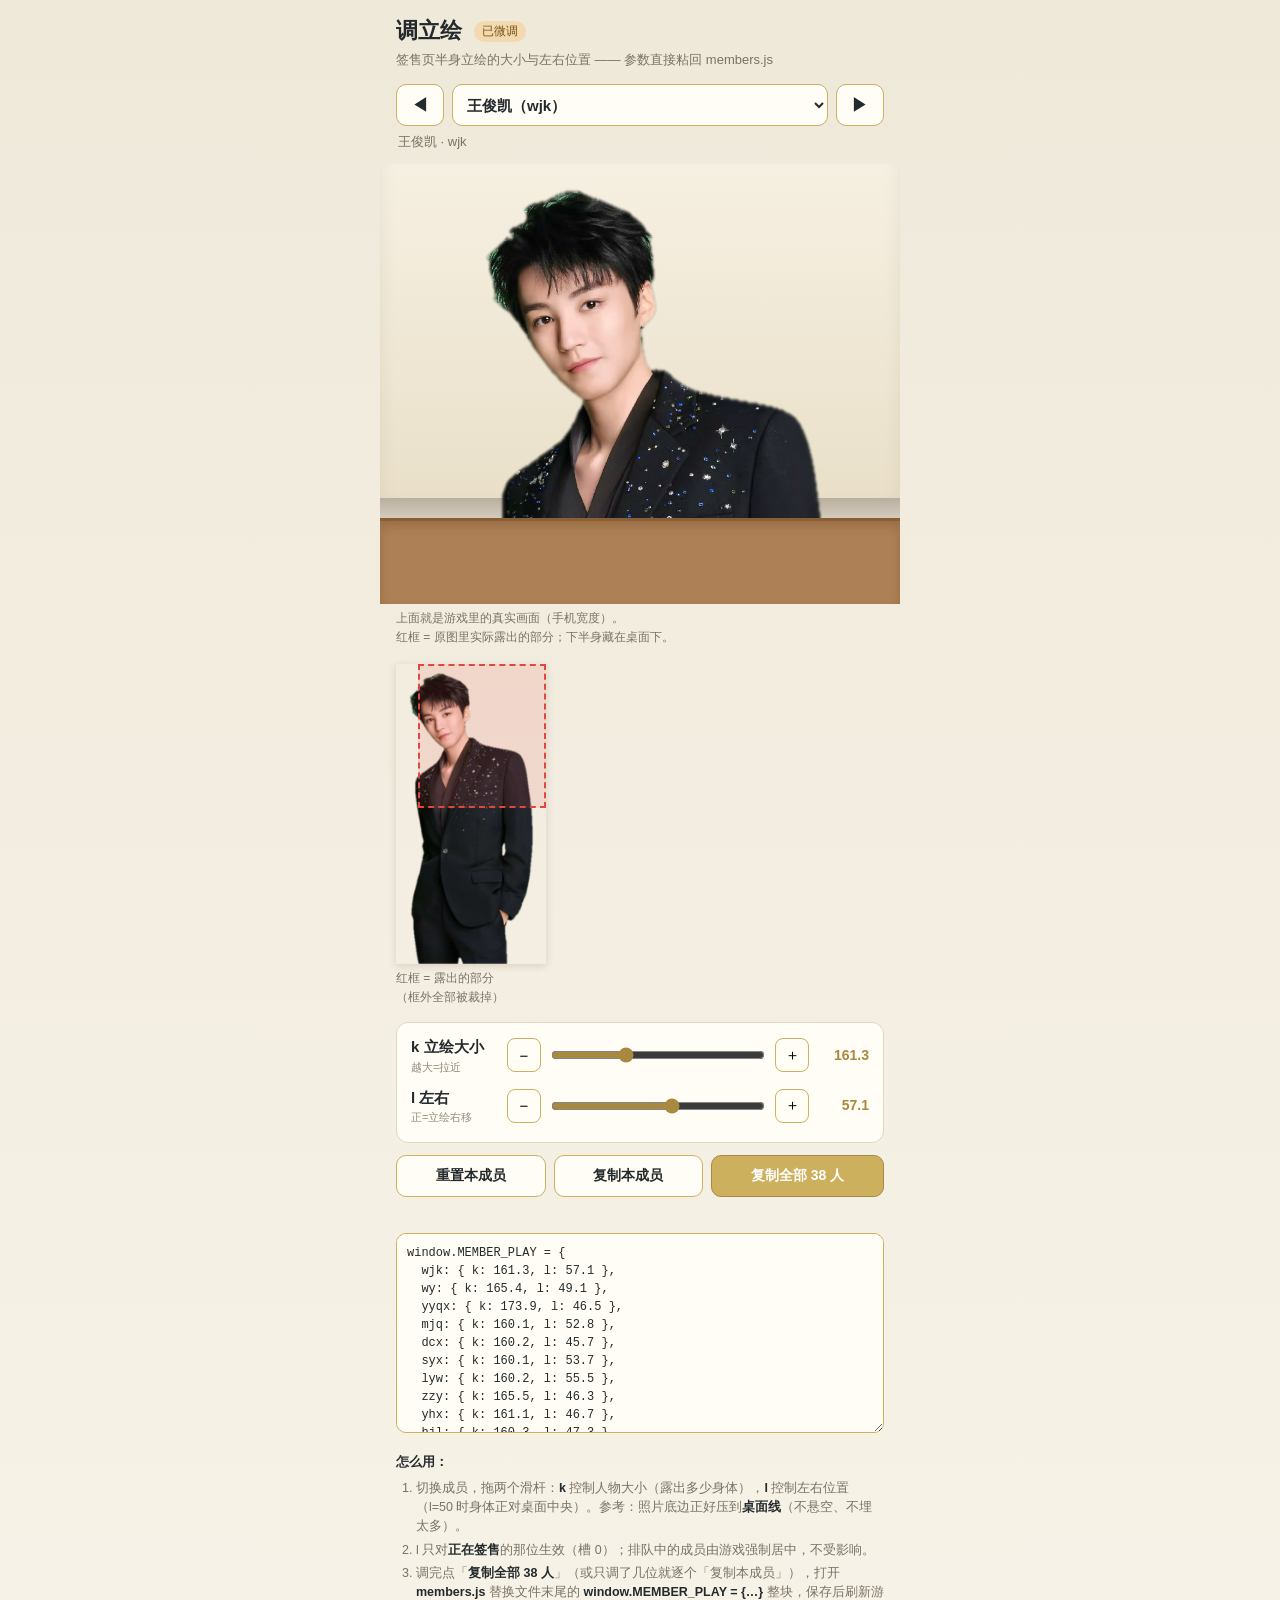
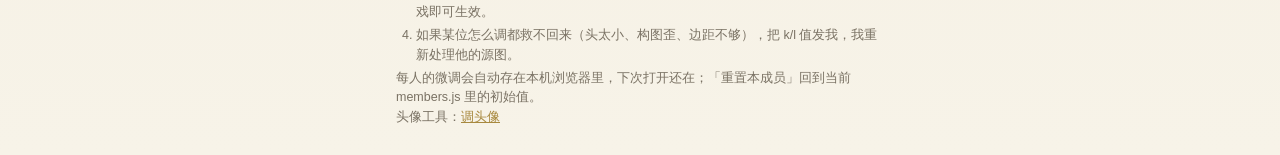
<file: 调立绘.html>
<!doctype html>
<html lang="zh-CN">
<head>
<meta charset="utf-8">
<meta name="viewport" content="width=device-width, initial-scale=1, viewport-fit=cover">
<title>调立绘 · 签售半身立绘微调工具</title>
<style>
:root { --ink:#242a2c; --paper:#f5efdf; --gold:#cdb05d; --gold-d:#a8893f; --red:#cf6155; }
* { box-sizing: border-box; }
html, body { margin: 0; padding: 0; }
body {
  background: linear-gradient(180deg, #efe9da, #f7f3e8);
  color: var(--ink);
  font: 15px/1.55 -apple-system, "PingFang SC", "Hiragino Sans GB", "Microsoft YaHei", sans-serif;
  padding: calc(14px + env(safe-area-inset-top, 0px)) 16px calc(28px + env(safe-area-inset-bottom, 0px));
  max-width: 520px;
  margin: 0 auto;
  -webkit-tap-highlight-color: transparent;
}
header h1 { font-size: 22px; margin: 0; display: inline-block; }
header .sub { margin: 2px 0 0; font-size: 13px; color: #7a7264; }
.badge { display: inline-block; margin-left: 8px; padding: 1px 8px; border-radius: 999px;
  background: #f2d9b0; color: #7a5410; font-size: 12px; vertical-align: 3px; }

/* ── 成员切换 ── */
.nav { display: flex; gap: 8px; align-items: stretch; margin: 14px 0 6px; }
.nav button {
  flex: 0 0 48px; border: 1px solid var(--gold); background: #fffdf6; color: var(--ink);
  border-radius: 10px; font-size: 18px; padding: 8px 0; touch-action: manipulation;
}
.nav button:active { background: #f2e7c8; }
.nav select {
  flex: 1; min-width: 0; border: 1px solid var(--gold); background: #fffdf6; color: var(--ink);
  border-radius: 10px; font-size: 15px; padding: 8px 10px; font-weight: 600;
}
#mname { margin: 2px 2px 12px; font-size: 13px; color: #7a7264; }

/* ── 预览区 ── */
/* ① 签售画面：与游戏完全同构 —— 立绘盒(min(52vw,260px)、200:272、贴左下角)
    内图片 top:0、left=l%、width=k%、translateX(-50%)；盒外图片溢出被窗口裁掉，
    下半身盖进桌面。窗口高 = 盒高（图片顶部起的一段） */
.stagepv {
  position: relative; overflow: hidden;
  width: calc(100% + 32px); max-width: 552px; margin: 0 -16px;   /* 逃出 body 的 16px 内边距 → 手机上与游戏同为全屏宽 */
  height: min(70.72vw, 353.6px);
  background: linear-gradient(#f6f0e2, #e9dfc8);
  box-shadow: inset 0 -12px 18px rgba(67,37,12,.08);
}
.pvbase { /* 墙面踢脚线（游戏 stage::after 同款，在人物后面） */
  position: absolute; left: 0; right: 0; bottom: 0; height: 20px;
  background: linear-gradient(#b8afa1, #d5cbbd); z-index: 4;
}
.pvm { /* 游戏 .member[data-slot="0"] 同款：盒在舞台中央 */
  position: absolute; left: calc(50% - min(26vw, 130px)); bottom: 0;
  width: min(52vw, 260px); aspect-ratio: 200 / 272;
  z-index: 5;
}
.pvm img {
  position: absolute; top: 0; left: 60%; transform: translateX(-50%);
  width: 170%; max-width: none; pointer-events: none;
}
.deskpv { /* 桌面（游戏 .desk 同款配色），上边线 = 桌面线 */
  width: calc(100% + 32px); max-width: 552px; margin: 0 -16px;
  height: 86px; background: #ad8055;
  border-top: 3px solid #8a5f36;
  box-shadow: inset 0 5px 10px rgba(67,37,12,.2);
}
.previews { display: flex; gap: 18px; align-items: flex-start; flex-wrap: wrap; }
.pv-col { flex: 0 0 100%; min-width: 0; }   /* 预览舞台占满整行，不许被 flex 压缩 */
.full-wrap { position: relative; flex-shrink: 0; }
.full-wrap img { display: block; width: 150px; height: auto; box-shadow: 0 2px 8px rgba(67,37,12,.15); }
.full-wrap .band {
  position: absolute; border: 2px dashed #e0483f; background: rgba(224,72,63,.13);
  pointer-events: none;
}
.cap { width: 150px; margin-top: 5px; font-size: 12px; color: #7a7264; }

/* ── 滑杆 ── */
.sliders { margin: 16px 0 10px; border: 1px solid #e2d8bf; border-radius: 12px; background: #fffdf6; padding: 12px 14px 6px; }
.row { display: flex; align-items: center; gap: 8px; margin-bottom: 10px; }
.row .lab { flex: 0 0 88px; font-weight: 600; }
.row .lab small { display: block; font-weight: 400; font-size: 11px; color: #94897a; }
.row .nudge {
  flex: 0 0 34px; height: 34px; border: 1px solid var(--gold); background: #fffdf6;
  border-radius: 8px; font-size: 15px; padding: 0; touch-action: manipulation;
}
.row .nudge:active { background: #f2e7c8; }
.row input[type=range] { flex: 1; min-width: 0; accent-color: var(--gold-d); }
.row b { flex: 0 0 52px; text-align: right; font-variant-numeric: tabular-nums; font-size: 14px; color: var(--gold-d); }

/* ── 按钮 ── */
.btns { display: flex; gap: 8px; flex-wrap: wrap; margin: 12px 0; }
.btns button {
  flex: 1 1 auto; border: 1px solid var(--gold); background: #fffdf6; color: var(--ink);
  border-radius: 10px; padding: 11px 10px; font-size: 14px; font-weight: 600; touch-action: manipulation;
}
.btns button:active { background: #f2e7c8; }
.btns button.primary { background: var(--gold); color: #fff; border-color: var(--gold-d); }
.btns button.primary:active { background: var(--gold-d); }
#msg { min-height: 20px; font-size: 13px; color: #3aa876; margin: 4px 2px; }

/* ── 输出 ── */
textarea {
  width: 100%; height: 200px; border: 1px solid var(--gold); border-radius: 10px;
  background: #fffdf6; color: var(--ink); font: 12px/1.5 ui-monospace, Menlo, Consolas, monospace;
  padding: 10px; resize: vertical;
}
footer { margin-top: 14px; font-size: 12.5px; color: #7a7264; }
footer b { color: var(--ink); }
footer ol { margin: 6px 0 0; padding-left: 20px; }
footer li { margin-bottom: 4px; }
</style>
</head>
<body>
<header>
  <h1>调立绘</h1>
  <span class="badge" id="mod-badge" hidden>已微调</span>
  <p class="sub">签售页半身立绘的大小与左右位置 —— 参数直接粘回 members.js</p>
</header>

<div class="nav">
  <button id="prev" aria-label="上一个">◀</button>
  <select id="sel"></select>
  <button id="next" aria-label="下一个">▶</button>
</div>
<div id="mname"></div>

<div class="previews">
  <div class="pv-col">
    <div class="stagepv" id="stagepv">
      <div class="pvbase"></div>
      <div class="pvm" id="pvm">
        <img id="cimg" alt="">
      </div>
    </div>
    <div class="deskpv"></div>
    <div class="cap" style="width:100%">上面就是游戏里的真实画面（手机宽度）。<br>红框 = 原图里实际露出的部分；下半身藏在桌面下。</div>
  </div>
  <div class="full-wrap" id="fullwrap">
    <img id="fimg" alt="">
    <div class="band" id="band"></div>
    <div class="cap">红框 = 露出的部分<br>（框外全部被裁掉）</div>
  </div>
</div>

<div class="sliders">
  <div class="row">
    <span class="lab">k 立绘大小<small>越大=拉近</small></span>
    <button class="nudge" data-k="k" data-d="-0.5">−</button>
    <input type="range" id="k" min="90" max="300" step="0.1">
    <button class="nudge" data-k="k" data-d="0.5">＋</button>
    <b id="kv"></b>
  </div>
  <div class="row">
    <span class="lab">l 左右<small>正=立绘右移</small></span>
    <button class="nudge" data-k="l" data-d="-0.5">−</button>
    <input type="range" id="l" min="0" max="100" step="0.1">
    <button class="nudge" data-k="l" data-d="0.5">＋</button>
    <b id="lv"></b>
  </div>
</div>

<div class="btns">
  <button id="reset">重置本成员</button>
  <button id="copyOne">复制本成员</button>
  <button id="copyAll" class="primary">复制全部 38 人</button>
</div>
<div id="msg"></div>

<textarea id="out" readonly></textarea>

<footer>
  <b>怎么用：</b>
  <ol>
    <li>切换成员，拖两个滑杆：<b>k</b> 控制人物大小（露出多少身体），<b>l</b> 控制左右位置（l=50 时身体正对桌面中央）。参考：照片底边正好压到<b>桌面线</b>（不悬空、不埋太多）。</li>
    <li>l 只对<b>正在签售</b>的那位生效（槽 0）；排队中的成员由游戏强制居中，不受影响。</li>
    <li>调完点「<b>复制全部 38 人</b>」（或只调了几位就逐个「复制本成员」），打开 <b>members.js</b> 替换文件末尾的 <b>window.MEMBER_PLAY = {…}</b> 整块，保存后刷新游戏即可生效。</li>
    <li>如果某位怎么调都救不回来（头太小、构图歪、边距不够），把 k/l 值发我，我重新处理他的源图。</li>
  </ol>
  每人的微调会自动存在本机浏览器里，下次打开还在；「重置本成员」回到当前 members.js 里的初始值。<br>
  头像工具：<a href="./tune.html" style="color:var(--gold-d)">调头像</a>
</footer>

<script src="members.js"></script>
<script>
(function () {
  'use strict';
  var MEMBERS = window.MEMBERS || [];
  var BASE = window.MEMBER_PLAY || {};
  var SAVE_KEY = 'tf-play-tune-v2';   /* v2：2026-11-10 改居中构图，l 语义变了，旧微调作废 */
  var TEST = /[?&]test/.test(location.search);

  /* 当前值 = members.js 初始值 + 本机微调覆盖（存绝对值） */
  var saved = {};
  try { saved = JSON.parse(localStorage.getItem(SAVE_KEY)) || {}; } catch (e) {}
  var cur = {};
  MEMBERS.forEach(function (m) {
    cur[m.id] = Object.assign({}, BASE[m.id], saved[m.id]);
  });

  var idx = 0;
  var sel = document.getElementById('sel');
  var groups = window.MEMBER_GROUPS || [];
  groups.forEach(function (g) {
    var og = document.createElement('optgroup');
    og.label = g.name;
    MEMBERS.forEach(function (m, i) {
      if (m.group !== g.id) return;
      var o = document.createElement('option');
      o.value = i;
      o.textContent = m.name + '（' + m.id + '）';
      og.appendChild(o);
    });
    sel.appendChild(og);
  });

  var cimg = document.getElementById('cimg');
  var fimg = document.getElementById('fimg');
  var band = document.getElementById('band');
  var stagepv = document.getElementById('stagepv');
  var pvm = document.getElementById('pvm');
  var rK = document.getElementById('k'), rL = document.getElementById('l');
  var vK = document.getElementById('kv'), vL = document.getElementById('lv');
  var out = document.getElementById('out');
  var msgEl = document.getElementById('msg');

  function member() { return MEMBERS[idx]; }
  function cv() { return cur[member().id]; }

  /* 与游戏完全一致：img width=k%、left=l%、translateX(-50%)、top:0 */
  function paint() {
    var c = cv();
    rK.value = c.k; rL.value = c.l;
    vK.textContent = (+c.k).toFixed(1);
    vL.textContent = (+c.l).toFixed(1);
    cimg.style.width = c.k + '%';
    cimg.style.left = c.l + '%';
    /* 原图取景框：按当前预览窗口实测换算。
       窗口 = [0, 舞台宽] × [0, 盒高]（屏幕坐标）；图片宽 = k%×盒宽、高 = 2×图片宽、
       图片左缘 = l%×盒宽 − 图片宽/2 → 换算成图片宽/高的分数并夹到 [0,1] */
    var boxW = pvm.clientWidth || 202.8;
    var winW = stagepv.clientWidth || 390;
    var imgW = c.k / 100 * boxW;
    var imgL = c.l / 100 * boxW - imgW / 2;
    var bL = Math.max(0, Math.min(1, (0 - imgL) / imgW));
    var bR = Math.max(0, Math.min(1, (winW - imgL) / imgW));
    var bH = Math.max(0, Math.min(1, (boxW * 272 / 200) / (2 * imgW)));
    band.style.left = (bL * 100) + '%';
    band.style.width = Math.max(0, (bR - bL) * 100) + '%';
    band.style.top = '0';
    band.style.height = (bH * 100) + '%';
    var m = member();
    document.getElementById('mname').textContent = m.name + ' · ' + m.id;
    document.getElementById('mod-badge').hidden = !saved[m.id];
    out.value = buildBlock();
  }

  function loadMember() {
    var m = member();
    sel.value = String(idx);
    var src = 'assets/members/' + m.id + '.png?v=20261110h';
    if (cimg.getAttribute('data-src') !== src) {
      cimg.src = src; fimg.src = src;
      cimg.setAttribute('data-src', src);
    }
    paint();
  }

  function round(n, d) {
    var f = Math.pow(10, d);
    return (Math.round(n * f) / f).toFixed(d);
  }
  function line(m) {
    var c = cur[m.id];
    return '  ' + m.id + ': { k: ' + round(c.k, 1) + ', l: ' + round(c.l, 1) + ' },';
  }
  function buildBlock() {
    return 'window.MEMBER_PLAY = {\n' + MEMBERS.map(line).join('\n') + '\n};';
  }

  function setVal(k, v) {
    var c = cv();
    var lo = { k: 90, l: 0 }[k], hi = { k: 300, l: 100 }[k];
    c[k] = Math.max(lo, Math.min(hi, v));
    saved[member().id] = c;
    try { localStorage.setItem(SAVE_KEY, JSON.stringify(saved)); } catch (e) {}
    paint();
  }

  rK.addEventListener('input', function () { setVal('k', +rK.value); });
  rL.addEventListener('input', function () { setVal('l', +rL.value); });
  document.querySelectorAll('.nudge').forEach(function (b) {
    b.addEventListener('click', function () {
      setVal(b.getAttribute('data-k'), cv()[b.getAttribute('data-k')] + parseFloat(b.getAttribute('data-d')));
    });
  });

  document.getElementById('prev').addEventListener('click', function () { idx = (idx - 1 + MEMBERS.length) % MEMBERS.length; loadMember(); });
  document.getElementById('next').addEventListener('click', function () { idx = (idx + 1) % MEMBERS.length; loadMember(); });
  sel.addEventListener('change', function () { idx = +sel.value; loadMember(); });

  document.getElementById('reset').addEventListener('click', function () {
    var id = member().id;
    cur[id] = Object.assign({}, BASE[id]);
    delete saved[id];
    try { localStorage.setItem(SAVE_KEY, JSON.stringify(saved)); } catch (e) {}
    paint();
    flash('已重置为 members.js 初始值');
  });

  function copy(txt, okMsg) {
    var done = function (ok) { flash(ok ? okMsg : '自动复制失败：点下方文本框（已全选）再手动复制'); };
    if (navigator.clipboard && navigator.clipboard.writeText) {
      navigator.clipboard.writeText(txt).then(function () { done(true); }, function () { done(legacyCopy(txt)); });
    } else { done(legacyCopy(txt)); }
  }
  function legacyCopy(txt) {
    out.value = txt; out.focus(); out.select();
    try { return document.execCommand('copy'); } catch (e) { return false; }
  }
  function flash(s) {
    msgEl.textContent = s;
    clearTimeout(flash._t);
    flash._t = setTimeout(function () { msgEl.textContent = ''; }, 2600);
  }

  document.getElementById('copyOne').addEventListener('click', function () {
    copy(line(member()), '已复制 ' + member().name + ' 的参数，粘回 members.js 对应行即可');
  });
  document.getElementById('copyAll').addEventListener('click', function () {
    copy(buildBlock(), '已复制全部 38 人，替换 members.js 末尾整块');
  });

  out.addEventListener('click', function () { out.focus(); out.select(); });

  cimg.addEventListener('error', function () { flash('注意：找不到 ' + member().id + ' 的图片，预览无效'); });
  fimg.addEventListener('error', function () { document.getElementById('band').style.display = 'none'; });

  /* 图片加载后重算取景框（clientWidth 不随图片变，但保险起见） */
  cimg.addEventListener('load', function () { paint(); });

  loadMember();

  /* ── 自测模式：?test 参数 → 页面标题报告结果 ── */
  if (TEST) {
    var pass = true;
    function chk(name, ok) { if (!ok) { pass = false; out.value += '\nFAIL: ' + name; } }
    chk('members=38', MEMBERS.length === 38);
    chk('base=38', Object.keys(BASE).length === 38);
    chk('select-options=38', sel.options.length === 38);
    chk('img-applied', cimg.style.width === String(cur[MEMBERS[0].id].k) + '%');
    chk('band-within', parseFloat(band.style.width) >= 0 && parseFloat(band.style.left) >= 0);
    chk('band-height-ok', parseFloat(band.style.height) > 0 && parseFloat(band.style.height) <= 100);
    setVal('k', 200);
    chk('setval-k', cv().k === 200);
    setVal('l', 50);
    chk('setval-l', cv().l === 50);
    chk('buildblock', buildBlock().indexOf('window.MEMBER_PLAY = {') === 0 && buildBlock().split('\n').length === 40);
    document.getElementById('reset').click();
    chk('reset-k', cv().k === BASE[MEMBERS[0].id].k);
    var reported = false;
    function report() {
      if (reported) return; reported = true;
      var b = pvm.getBoundingClientRect(), im = cimg.getBoundingClientRect(), s = stagepv.getBoundingClientRect();
      var expL = b.left + cv().l / 100 * b.width - cv().k / 100 * b.width / 2;
      chk('box-centered', Math.abs(b.left - (s.left + (s.width - b.width) / 2)) < 1.5);
      var bodyR = document.body.getBoundingClientRect();
      var pvR = stagepv.parentElement.getBoundingClientRect();
      var ml = getComputedStyle(stagepv).marginLeft;
      document.title = 'TEST:' + (pass ? 'PASS' : 'FAIL')
        + '|box=' + Math.round(b.width * 10) / 10 + 'x' + Math.round(b.height * 10) / 10
        + '|boxL=' + Math.round(b.left * 10) / 10
        + '|img=' + Math.round(im.width * 10) / 10 + 'x' + Math.round(im.height * 10) / 10
        + '|imgL=' + Math.round(im.left * 10) / 10
        + '|expL=' + Math.round(expL * 10) / 10
        + '|stage=' + Math.round(s.width * 10) / 10 + '|stageL=' + Math.round(s.left * 10) / 10
        + '|body=' + Math.round(bodyR.left * 10) / 10 + ',' + Math.round(bodyR.width * 10) / 10
        + '|wrap=' + Math.round(pvR.left * 10) / 10 + ',' + Math.round(pvR.width * 10) / 10
        + '|ml=' + ml;
    }
    if (cimg.complete && cimg.naturalWidth) report();
    else cimg.addEventListener('load', report);
    setTimeout(report, 4000);
  }
})();
</script>
</body>
</html>
</file>
